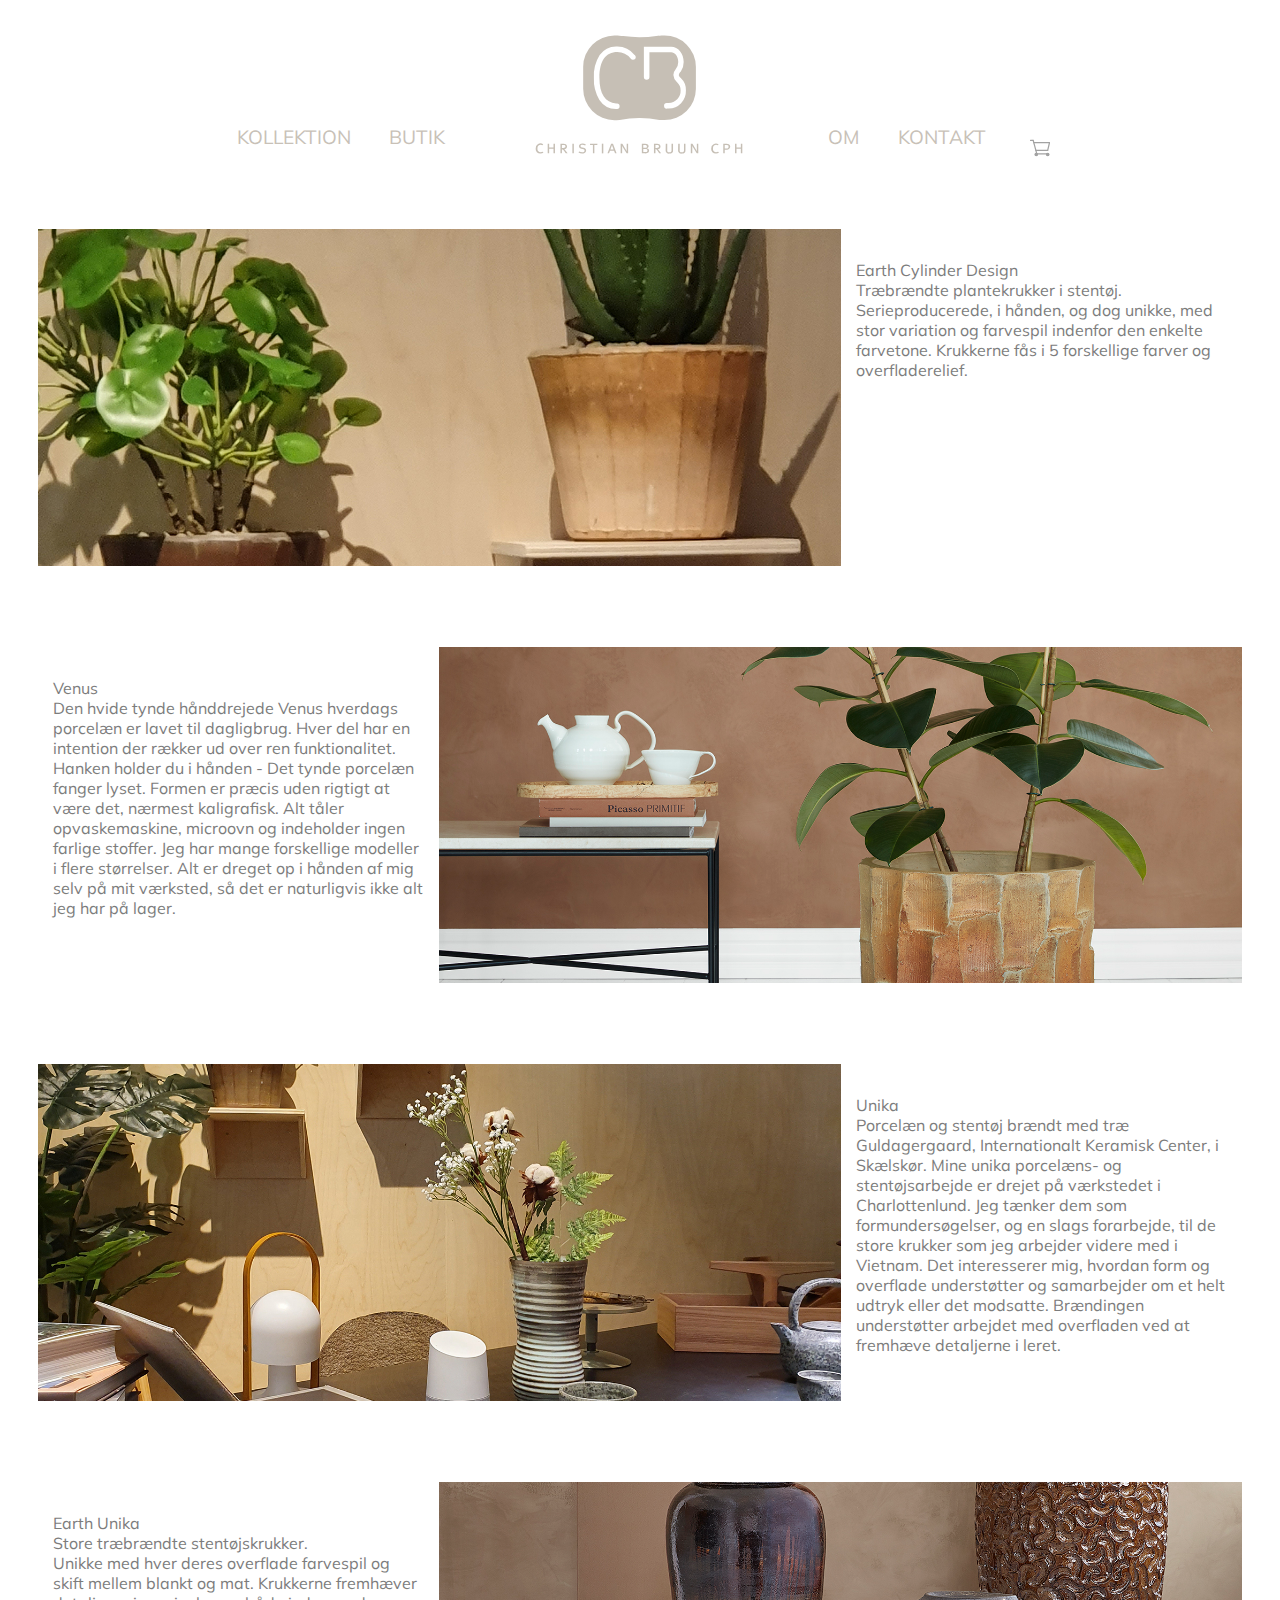
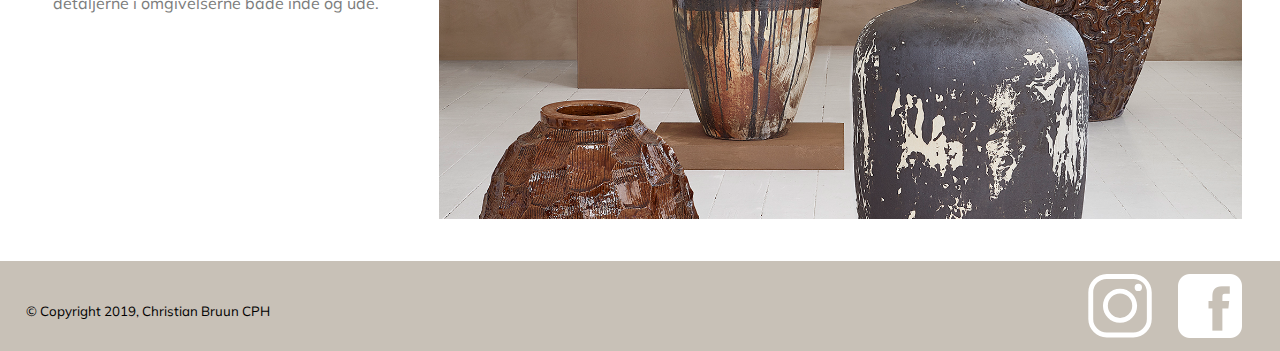
<file: butik.html>
<!DOCTYPE html>
<html lang="da">

<head>
    <meta charset="utf-8">
    <meta name="viewport" content="width=device-width, initial-scale=1.0">
    <title>Butik</title>
    <link rel="stylesheet" href="style.css">

    <link href="https://fonts.googleapis.com/css?family=Muli:300,400,500,700&display=swap" rel="stylesheet">
</head>

<body>
    <header>

        <nav>
            <div id="menuknap"></div>
            <div id="menu" class="hidden">
                <div id="menu_background" class="menu_background">

                    <div class="menu_left">
                        <li><a href="kollektion.html">Kollektion</a></li>
                        <li><a href="butik.html">Butik</a></li>
                    </div>



                    <div class="menu_right">
                        <li><a href="om.html">Om</a></li>
                        <li><a href="kontakt.html">Kontakt</a></li>
                    </div>
                </div>
            </div>
        </nav>
        <div id="logo_background">
            <a href="index.html"><img src="billeder/logo.svg" title="Forside" alt="logo test" class="logo"></a>
        </div>

        <div class="cart">
            <img src="billeder/cart.svg" alt="shopping cart">
        </div>

    </header>

    <section id="butik">

        <div class="sectionwrapper">

            <div class="col">
                <div class="billede">
                    <img src="billeder/plantekrukker.jpg" alt="plantekrukker">
                    <div class="overlay">
                        <h1>Plante<br>krukker</h1>
                    </div>
                </div>
                <div class="tekst">
                    <p>Earth Cylinder Design<br>Træbrændte plantekrukker i stentøj. Serieproducerede, i hånden, og dog unikke, med stor variation og farvespil indenfor den enkelte farvetone. Krukkerne fås i 5 forskellige farver og overfladerelief.</p>
                </div>
            </div>

            <div class="col">
                <div class="billede">
                    <img src="billeder/hverdagsporcelaen.jpg" alt="hverdagsporcelæn">
                    <a href="butik_gridscroll.html">
                        <div class="overlay">
                            <h1>hverdags<br>porcelæn</h1>
                        </div>
                    </a>
                </div>
                <div class="tekst">
                    <p>Venus<br>Den hvide tynde hånddrejede Venus hverdags porcelæn er lavet til dagligbrug. Hver del har en intention der rækker ud over ren funktionalitet. Hanken holder du i hånden - Det tynde porcelæn fanger lyset. Formen er præcis uden rigtigt at være det, nærmest kaligrafisk. Alt tåler opvaskemaskine, microovn og indeholder ingen farlige stoffer. Jeg har mange forskellige modeller i flere størrelser. Alt er dreget op i hånden af mig selv på mit værksted, så det er naturligvis ikke alt jeg har på lager.</p>
                </div>
            </div>

            <div class="col">
                <div class="billede">
                    <img src="billeder/bordvaser.jpg" alt="bordvaser">
                    <div class="overlay">
                        <h1>Bord<br>vaser</h1>
                    </div>
                </div>
                <div class="tekst">
                    <p>Unika<br>Porcelæn og stentøj brændt med træ Guldagergaard, Internationalt Keramisk Center, i Skælskør. Mine unika porcelæns- og stentøjsarbejde er drejet på værkstedet i Charlottenlund. Jeg tænker dem som formundersøgelser, og en slags forarbejde, til de store krukker som jeg arbejder videre med i Vietnam. Det interesserer mig, hvordan form og overflade understøtter og samarbejder om et helt udtryk eller det modsatte. Brændingen understøtter arbejdet med overfladen ved at fremhæve detaljerne i leret.</p>
                </div>
            </div>

            <div class="col">
                <div class="billede">
                    <img src="billeder/gulvvaser.jpg" alt="gulvvaser">
                    <div class="overlay">
                        <h1>Gulv<br>vaser</h1>
                    </div>
                </div>
                <div class="tekst">
                    <p>Earth Unika<br>Store træbrændte stentøjskrukker.<br>Unikke med hver deres overflade farvespil og skift mellem blankt og mat. Krukkerne fremhæver detaljerne i omgivelserne både inde og ude.</p>
                </div>
            </div>


        </div>


    </section>


    <footer><img src="billeder/facebook.png" alt="facebook icon" class="facebook">
        <img src="billeder/instagram.svg" alt="instagramicon" class="instagram">
        <small>&copy; Copyright 2019, Christian Bruun CPH</small></footer>







    <script src="script.js"></script>
</body>

</html>
</file>
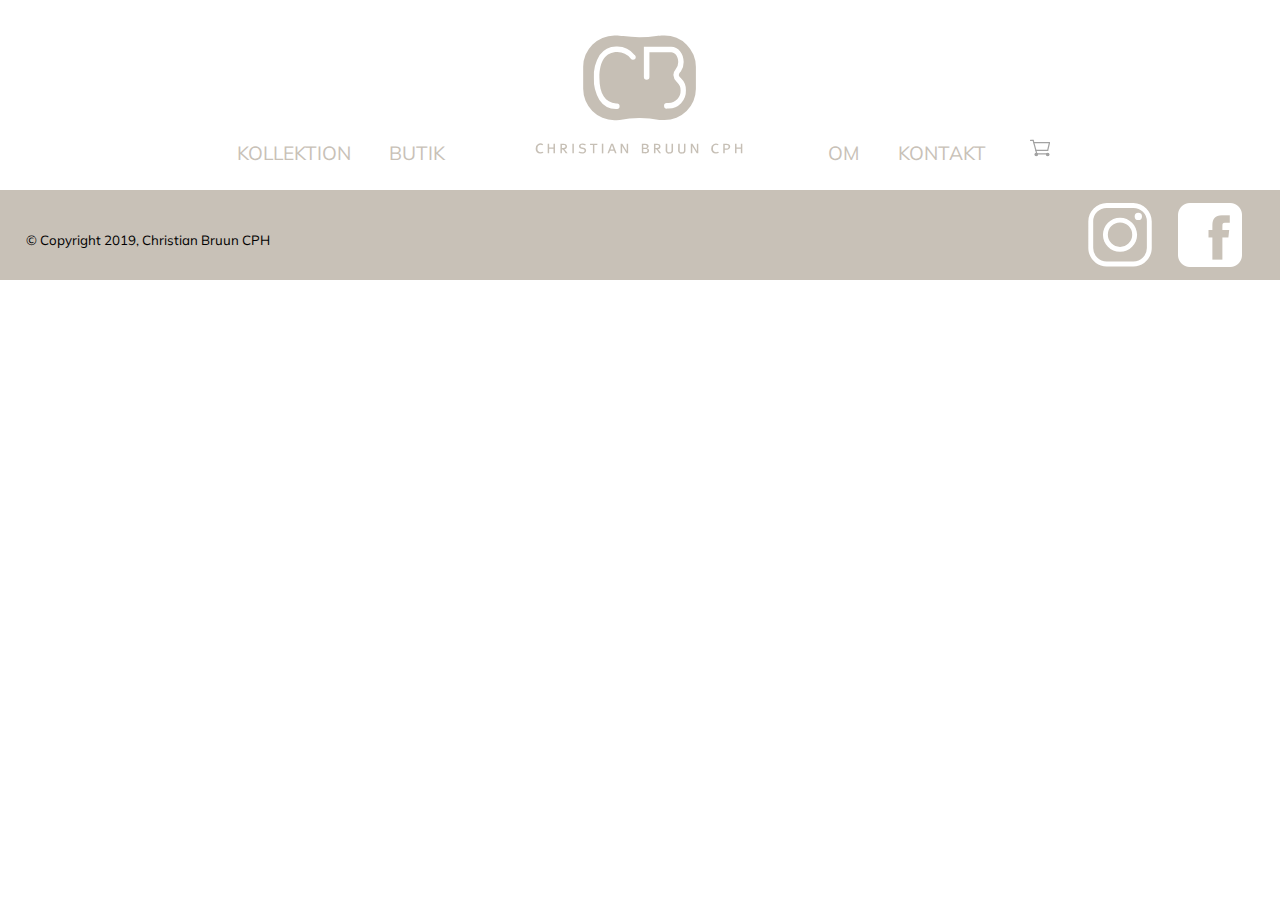
<file: kollektion.html>
<!DOCTYPE html>
<html lang="da">

<head>
    <meta charset="utf-8">
    <meta name="viewport" content="width=device-width, initial-scale=1.0">
    <title>Kollektion</title>
    <link rel="stylesheet" href="style.css">


    <link href="https://fonts.googleapis.com/css?family=Muli:300,400,500,700&display=swap" rel="stylesheet">
</head>

<body>

    <header>

        <nav>
            <div id="menuknap"></div>
            <ul id="menu" class="hidden">
                <div id="menu_background" class="menu_background">

                    <div class="menu_left">
                        <li><a href="kollektion.html">Kollektion</a></li>
                        <li><a href="butik.html">Butik</a></li>
                    </div>



                    <div class="menu_right">
                        <li><a href="om.html">Om</a></li>
                        <li><a href="kontakt.html">Kontakt</a></li>
                    </div>
                </div>
            </ul>
        </nav>
        <div id="logo_background">
            <a href="index.html"><img src="billeder/logo.svg" title="Forside" alt="logo test" class="logo"></a>
        </div>

        <div class="cart">
            <img src="billeder/cart.svg" alt="shopping cart">
        </div>
    </header>

    <section id="kolletion">

        <div class="sectionwrapper">

            <div class="col">
                <div class="left"></div>
                <div class="right"></div>
            </div>

            <div class="col">
                <div class="left"></div>
                <div class="right"></div>
            </div>

            <div class="col">
                <div class="left"></div>
                <div class="right"></div>
            </div>

            <div class="col">
                <div class="left"></div>
                <div class="right"></div>
            </div>


        </div>


    </section>


    <footer><img src="billeder/facebook.png" alt="facebook icon" class="facebook">
        <img src="billeder/instagram.svg" alt="instagramicon" class="instagram">
        <small>&copy; Copyright 2019, Christian Bruun CPH</small></footer>
    <script src="script.js"></script>
</body></html>
</file>
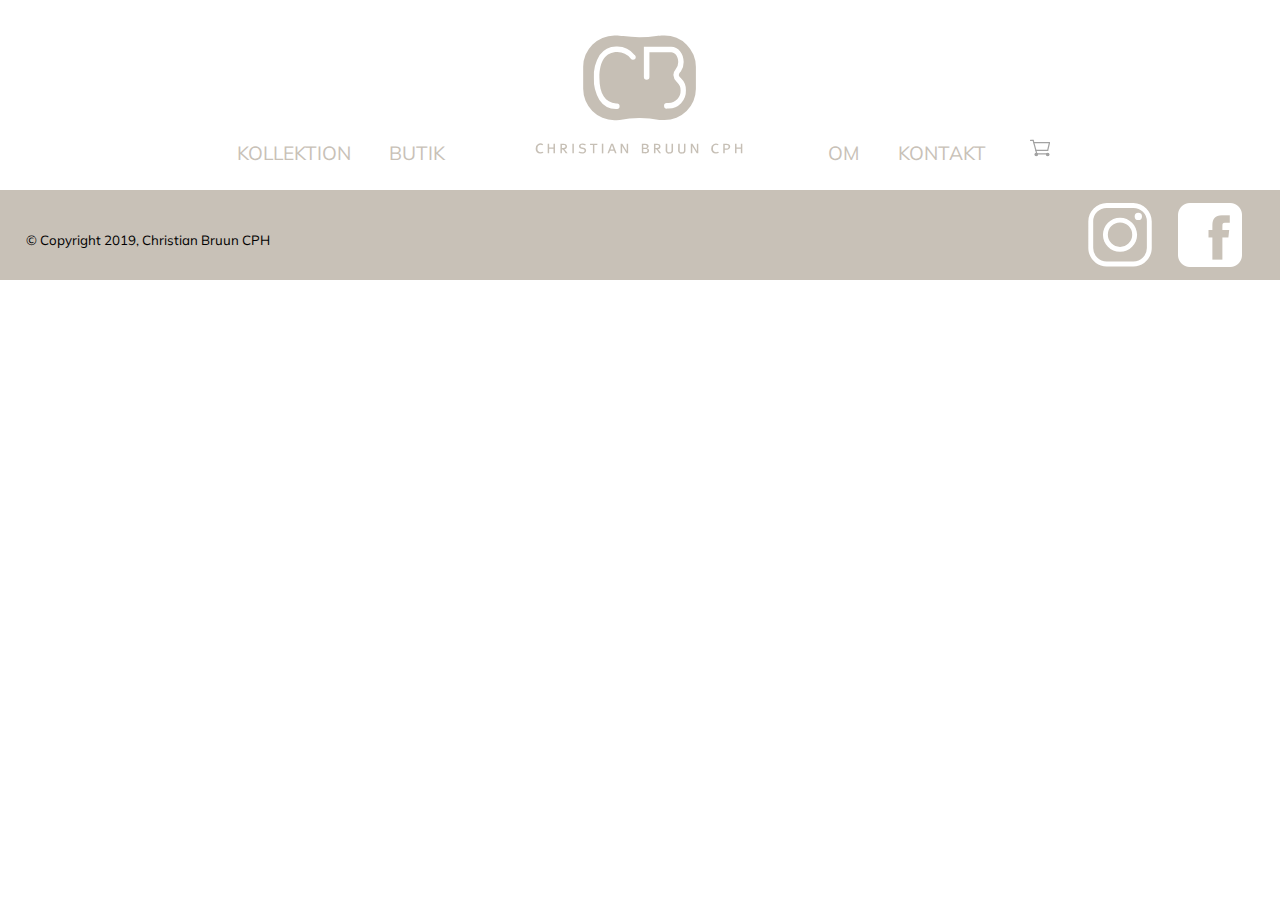
<file: kollektion_billede.html>
<!DOCTYPE html>
<html lang="da">

<head>
    <meta charset="utf-8">
    <meta name="viewport" content="width=device-width, initial-scale=1.0">
    <title>Kollektion billede</title>

    <link rel="stylesheet" href="style.css">


    <link href="https://fonts.googleapis.com/css?family=Muli:300,400,500,700&display=swap" rel="stylesheet">
</head>

<body>

    <header>

        <nav>
            <div id="menuknap"></div>
            <ul id="menu" class="hidden">
                <div id="menu_background" class="menu_background">

                    <div class="menu_left">
                        <li><a href="kollektion.html">Kollektion</a></li>
                        <li><a href="butik.html">Butik</a></li>
                    </div>



                    <div class="menu_right">
                        <li><a href="om.html">Om</a></li>
                        <li><a href="kontakt.html">Kontakt</a></li>
                    </div>
                </div>
            </ul>
        </nav>
        <div id="logo_background">
            <a href="index.html"><img src="billeder/logo.svg" title="Forside" alt="logo test" class="logo"></a>
        </div>

        <div class="cart">
            <img src="billeder/cart.svg" alt="shopping cart">
        </div>
    </header>



    <footer><img src="billeder/facebook.png" alt="facebook icon" class="facebook">
        <img src="billeder/instagram.svg" alt="instagramicon" class="instagram">
        <small>&copy; Copyright 2019, Christian Bruun CPH</small></footer>
    <script src="script.js"></script>
</body></html>
</file>
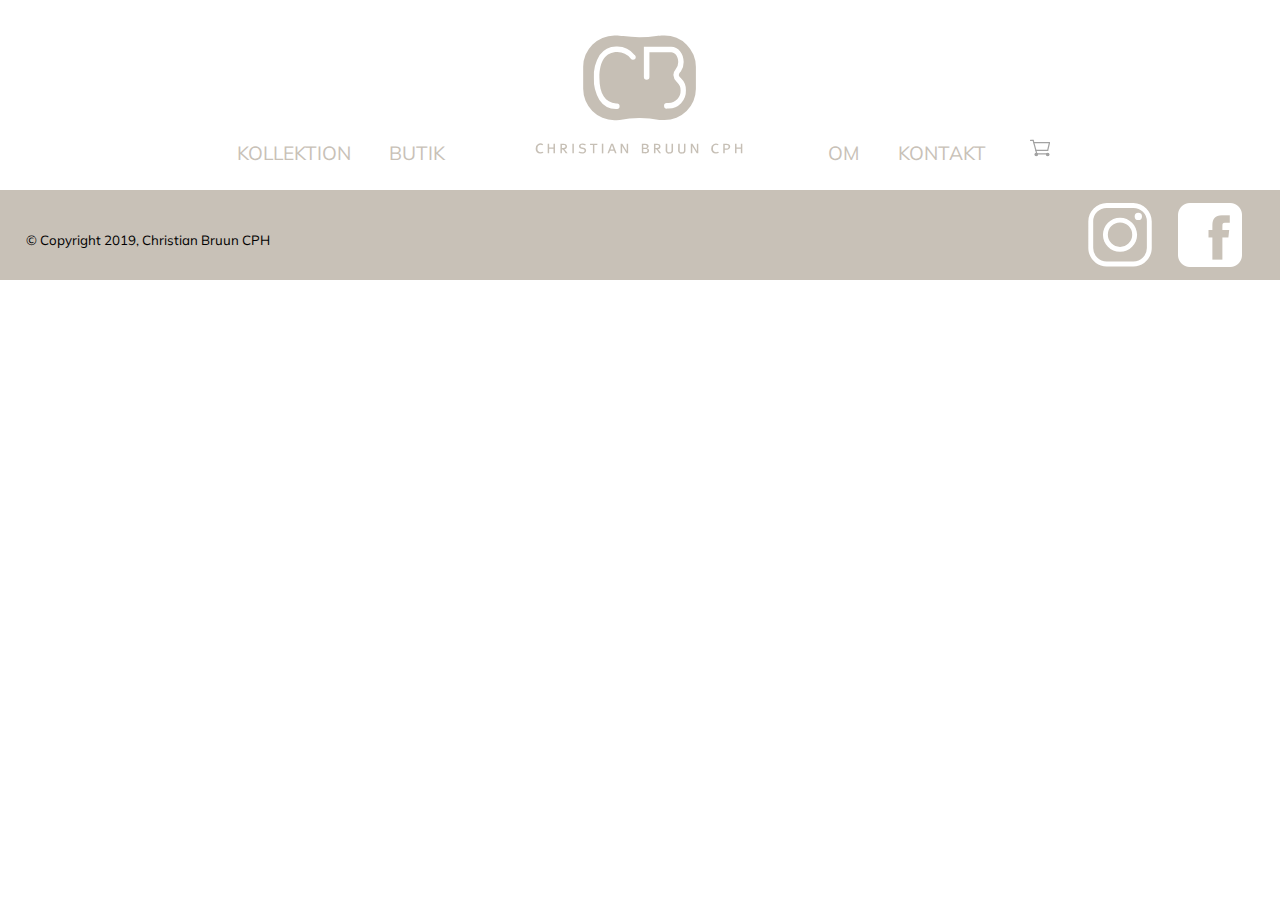
<file: kollektion_gridscroll.html>
<!DOCTYPE html>
<html lang="da">

<head>
    <meta charset="utf-8">
    <meta name="viewport" content="width=device-width, initial-scale=1.0">
    <title>Kollektion kategorier</title>
    <link rel="stylesheet" href="style.css">



    <link href="https://fonts.googleapis.com/css?family=Muli:300,400,500,700&display=swap" rel="stylesheet">
</head>

<body>

    <header>

        <nav>
            <div id="menuknap"></div>
            <ul id="menu" class="hidden">
                <div id="menu_background" class="menu_background">

                    <div class="menu_left">
                        <li><a href="kollektion.html">Kollektion</a></li>
                        <li><a href="butik.html">Butik</a></li>
                    </div>



                    <div class="menu_right">
                        <li><a href="om.html">Om</a></li>
                        <li><a href="kontakt.html">Kontakt</a></li>
                    </div>
                </div>
            </ul>
        </nav>
        <div id="logo_background">
            <a href="index.html"><img src="billeder/logo.svg" title="Forside" alt="logo test" class="logo"></a>
        </div>

        <div class="cart">
            <img src="billeder/cart.svg" alt="shopping cart">
        </div>
    </header>




    <footer><img src="billeder/facebook.png" alt="facebook icon" class="facebook">
        <img src="billeder/instagram.svg" alt="instagramicon" class="instagram">
        <small>&copy; Copyright 2019, Christian Bruun CPH</small></footer>
    <script src="script.js"></script>
</body></html>
</file>
<file: style.css>
/* GENERELT *************************************/

body {
    margin: 0;
    font-family: 'Muli', sans-serif;
}

p {

    color: #7c7c7c;

}

img {
    width: 100%;
}

video {
    width: 100%;
}


/*BURGER MENU*************************************/
/*#logo_background {
    background-color: white;
    width: 100%;
    z-index: 2;
} */

.logo {
    display: block;
    margin-left: auto;
    margin-right: auto;
    width: 50%;
    position: relative;
    /*  position: fixed;
    transition: 0.2s;*/

}

.hidden {
    /*  transform: translateX(-100);**/
    visibility: hidden;
}

#menuknap {
    position: fixed;
    display: inline-block;
    height: 5vw;
    width: 5vw;
    background-image: url(billeder/burger.svg);
    background-size: cover;
    top: 2vw;
    left: 2vw;
    z-index: 1;
}


.menu_background {
    background-color: #ffffff;
    box-shadow: 1px 1px 8px #acacac;
    top: 0vw;
    left: 0vw;
    height: 40vw;
    width: 22vw;
    position: fixed;
    display: flex;
    flex-direction: column;
    justify-content: flex-end;
}

nav ul {
    height: 40vw;
    width: 22vw;
    position: fixed;

}

nav li {
    padding-left: 3vw;
    text-decoration-line: none;
    text-transform: uppercase;
    list-style-type: none;
    padding-bottom: 4vw;
    font-size: 2.7vw;
}

a:link {
    text-decoration: none;
    color: #C8C1B7;
}

a:visited {
    text-decoration: none;
    color: #C8C1B7;
}

a:hover {
    color: #7c7c7c;
}

a:active {
    color: #7c7c7c;
}

.closed {
    animation-name: close_kf;
    animation-duration: 0.2s;
    animation-fill-mode: both;
    animation-timing-function: linear;

}

@keyframes close_kf {
    0% {
        background-image: url(billeder/cross.svg);

    }

    100% {
        background-image: url(billeder/burger.svg);
    }
}


.open {
    animation-name: open_kf;
    animation-duration: 0.2s;
    animation-fill-mode: both;
    animation-timing-function: linear;
    /*    background-image: url(burger.svg);*/

}

@keyframes open_kf {
    /*
    0% {

        background-image: url(burger.svg);
    }
*/

    100% {
        background-image: url(billeder/cross.svg);
    }

}
}




/*FORSIDE ***************************************/



#forside .txt {

    font-size: 3vw;
    padding-right: 5vw;
    padding-left: 5vw;
    padding-bottom: 7vw;
}



#forside .col {
    padding-left: 5vw;
    padding-right: 5vw;
    display: flex;
    flex-wrap: nowrap;

    align-content: space-between;
    flex-direction: column;
}

#forside .top {
    display: flex;
    flex-wrap: nowrap;

    /* justify-content: center; */
}

#forside .bottom {
    padding-bottom: 5vw;
}



/*BUTIK*************************/

#butik .col {
    /*    flex-direction: row;*/
    display: flex;
    flex-wrap: wrap;
    padding-bottom: 5vw;

}

#butik .col:nth-child(even) {
    flex-direction: row-reverse;
}

#butik .billede {
    position: relative;
    flex-grow: 2;
    flex-basis: 600px;
    padding: 0;
}

#butik .tekst {
    flex-grow: 1;
    flex-basis: 300px;
    padding: 15px;
}


#butik .overlay {
    position: absolute;
    display: none;
    width: 100%;
    height: 100%;
    top: 0;
    left: 0;
    margin: 0;
}

#butik h1 {
    color: white;
    font-size: 3rem;
    text-align: center;
    text-transform: uppercase;
}


#butik .billede:hover .overlay {
    display: block;
    background: rgba(200, 193, 183, 0.8);
}


/* MENU 4 DESKTOP OG TABLET***********************/

@media screen and (min-width: 900px) {

    /*BUTIK***************/

    #butik .col {
        padding: 3vw;
    }



}


img {
    width: 100%;
}

body {
    margin: 0;
    background-color: white;
}

/** Butik_product CSS starter **/

#butik_produkt .col_1 {
    display: flex;
    flex-wrap: wrap;
}

#butik_produkt .left_top {
    margin-right: auto;
    margin-left: auto;
}

#butik_produkt .left_bottom {
    display: flex;
    margin-right: auto;
    margin-left: auto;
    flex-direction: row;
    justify-content: space-between;
}

.mellemrum {
    padding: 0.6vw;
}

#butik_produkt .left_bottom img {
    flex-basis: 100px;
}

#butik_produkt .right {
    margin-right: 10vw;
    margin-left: 10vw;
    text-align: left;
    flex-basis: 500px;
    flex-grow: 1;
}

button {
    background-color: black;
    color: white;
    padding: 16px;
    font-size: 12px;
    border-radius: 2px;
    width: 100px;
    font-size: 700;
    display: block;
    margin-right: auto;
    margin-left: auto;

}

#produkter {
    scroll-snap-type: x mandatory;
    overflow-x: scroll;
    display: flex;
    width: 90%;
    margin-right: auto;
    margin-left: auto;
}

#produkter img {
    scroll-snap-align: center;
    width: 33%;
}

/** Butik_product CSS slutter **/


/** Butik_gridscroll CSS starter **/

.gallery {
    display: flex;
    flex-wrap: wrap;
    padding: 0 4px;
}

.layout {
    flex: 50%;
    padding: 0 4px;
}

.layout img {
    margin-top: 8px;
    vertical-align: middle;
}







@media screen and (min-width: 900px) {

    #butik_produkt .col_1 {
        display: flex;
        flex-wrap: nowrap;
        flex-direction: row;
    }

    #butik_produkt .right {
        flex-basis: 400px;
    }

    #butik_produkt .billeder {
        flex-basis: 600px;
    }

    #produkter {
        scroll-snap-type: x mandatory;
        overflow-x: scroll;
        display: flex;
        width: 60%;
        margin-right: auto;
        margin-left: auto;
    }

    #produkter img {
        scroll-snap-align: center;
        width: 20%;
    }

}

@media screen and (min-width: 900px) {

    .gallery {
        display: flex;
        flex-wrap: wrap;
        padding: 0 4px;
    }

    .layout img {
        flex-grow: 3;
    }

}



html,
body {
    width: 100%;
    margin: 0;
    padding: 0;
    overflow-x: hidden;
}

* {
    box-sizing: border-box;
}

/* CART ************************/

.cart {
    position: fixed;
    top: 2vw;
    right: 2vw;
    width: 6vw;
    height: 6vw;
    opacity: 90%;
}



/* OM **************************/
h1 {
    color: #767676;
}

#om .sectionwrapper {
    display: flex;
    flex-wrap: wrap;
    justify-content: center;
    padding: 0vw;

}

#om .right .left {


    padding-bottom: 10vw;
}

/* KONTAKT **********************/

#kontakt .col {
    display: flex;
    flex-wrap: wrap;
    text-align: center;
}

#kontakt h1 {
    text-align: center;
}



iframe {
    width: 100%;
    padding-bottom: 5vw;

}

input[type=text],
select,
textarea {
    width: 100%;
    padding: 12px;
    border: 1px solid #ccc;
    border-radius: 4px;
    box-sizing: border-box;
    margin-top: 6px;
    margin-bottom: 16px;
    resize: vertical;
}

input[type=submit] {
    background-color: #C8C1B7;
    color: white;
    padding: 12px 20px;
    border: none;
    border-radius: 4px;
    cursor: pointer;
}

input[type=submit]:hover {
    background-color: #C8C1B7;
}

.form {
    border-radius: 5px;
    background-color: #f2f2f2;
    padding: 20px;
}


/*  MEDIA QUERY FOR FORSIDE DESKTOP ****************/

@media screen and (min-width: 900px) {

    /****************************** NAV *****/
    .logo {
        display: block;
        margin-left: auto;
        margin-right: auto;
        width: 20%;
        position: relative;
        /*  position: fixed;
    transition: 0.2s;*/

    }



    #menuknap {
        visibility: hidden;
    }

    .cart {
        height: 1.5vw;
        width: 1.5vw;
        position: absolute;
        top: 10.8vw;
        right: 18vw;
    }


    #menu {

        position: absolute;
        width: 100%;
        height: 3vw;
        top: 9.8vw;

        display: flex;
        justify-content: space-around;

    }

    .menu_left {
        position: absolute;
        left: 15.5vw;
    }

    .menu_right {
        position: absolute;
        right: 23vw;
    }




    nav li {

        text-decoration-line: none;
        text-transform: uppercase;
        list-style-type: none;
        font-size: 1.5vw;

        float: left;



    }

    /******************************FORSIDE*****/
    .splash {
        position: relative;
        bottom: 2vw;
        padding-top: 1vw;
    }

    #forside .txt {

        font-size: 1.2vw;
        padding-right: 3vw;
        padding-left: 3vw;
        padding-bottom: 7vw;
    }


    #forside .sectionwrapper {
        display: flex;
        flex-wrap: nowrap;

        align-content: space-between;
        flex-direction: row;
    }


    #forside .col {

        display: flex;
        flex-wrap: nowrap;
        padding: 1.5vw;

    }

    #forside .top {
        display: flex;
        flex-wrap: wrap;
        position: relative;
    }




    #forside .bottom {
        padding-bottom: 5vw;
        font-size: 1.5vw;
    }


    /****************************** OM *****/

    #om video {
        padding: 7vw;
    }

    #om img {
        width: 100%
    }


    #om .col_top {
        display: flex;
        flex-wrap: nowrap;
        flex-direction: row;

        padding-left: 5vw;
        padding-right: 5vw;
    }

    #om .right_top {
        flex-basis: 500px;
        flex-grow: 6;
        position: relative;
        top: 4vw;
        padding-left: 5vw;
    }

    #om .left_top {
        flex-basis: 300px;
        flex-grow: 3;
    }

    #om .col_bottom {
        display: flex;
        flex-wrap: nowrap;
        flex-direction: row-reverse;
        padding-left: 5vw;
        padding-right: 5vw;
    }


    #om .right_bottom {
        flex-basis: 500px;
        flex-grow: 6;
        position: relative;
        top: 4vw;
        padding-right: 5vw;
    }

    #om .left_bottom {
        flex-basis: 300px;
        flex-grow: 2;
        padding-bottom: 3vw;
    }



    /******************************KONTAKT*****/




    #kontakt_oppe {
        display: flex;
        flex-wrap: wrap;
        flex-direction: row;
        padding-bottom: 2vw;
    }


    .billede_tekst {
        width: 100%;
        flex-basis: 500px;
        flex-grow: 1;
        padding-left: 2vw;
        padding-right: 2vw;
        font-size: 1.5vw;

    }



    .maps {
        position: relative;
        top: 5vw;
        flex-basis: 500px;
        flex-grow: 1;
        font-size: 1.5vw;
    }

    iframe {
        width: 100%;
        height: 25vw;
        padding-right: 2vw;



    }

    #kontakt_nede {
        display: flex;

        justify-content: center;
        padding-bottom: 2vw;
    }




    input[type=text],
    select,
    textarea {
        width: 100%;
        height: 3vw;
        padding: 12px;
        border: 1px solid #ccc;
        border-radius: 4px;
        box-sizing: border-box;
        margin-top: 6px;
        margin-bottom: 16px;
        resize: vertical;
    }

    input[type=text],
    select,
    textarea input[type=submit] {
        background-color: white;
        color: white;
        padding: 12px 20px;
        border: none;
        border-radius: 4px;
        cursor: pointer;
    }

    input[type=submit]:hover {
        background-color: #C8C1B7;
    }

    .besked {
        height: 11vw;

    }

    .form {
        position: relative;
        left: 2vw;
        width: 50vw;
        height: 100%;
        border-radius: 5px;
        background-color: #f2f2f2;
        padding: 20px;



    }
}


/*** FOOOTER *********************/


footer {
    height: 7vw;
    width: 100%;

    background-color: #C8C1B7;
    position: relative;
    bottom: 0;

}

.facebook {
    width: 5vw;
    position: absolute;
    right: 3vw;
    bottom: 1vw;
}

.instagram {
    width: 5vw;
    position: absolute;
    right: 10vw;
    bottom: 1vw;
}

small {
    position: absolute;
    left: 2vw;
    bottom: 2.5vw;
}
</file>
